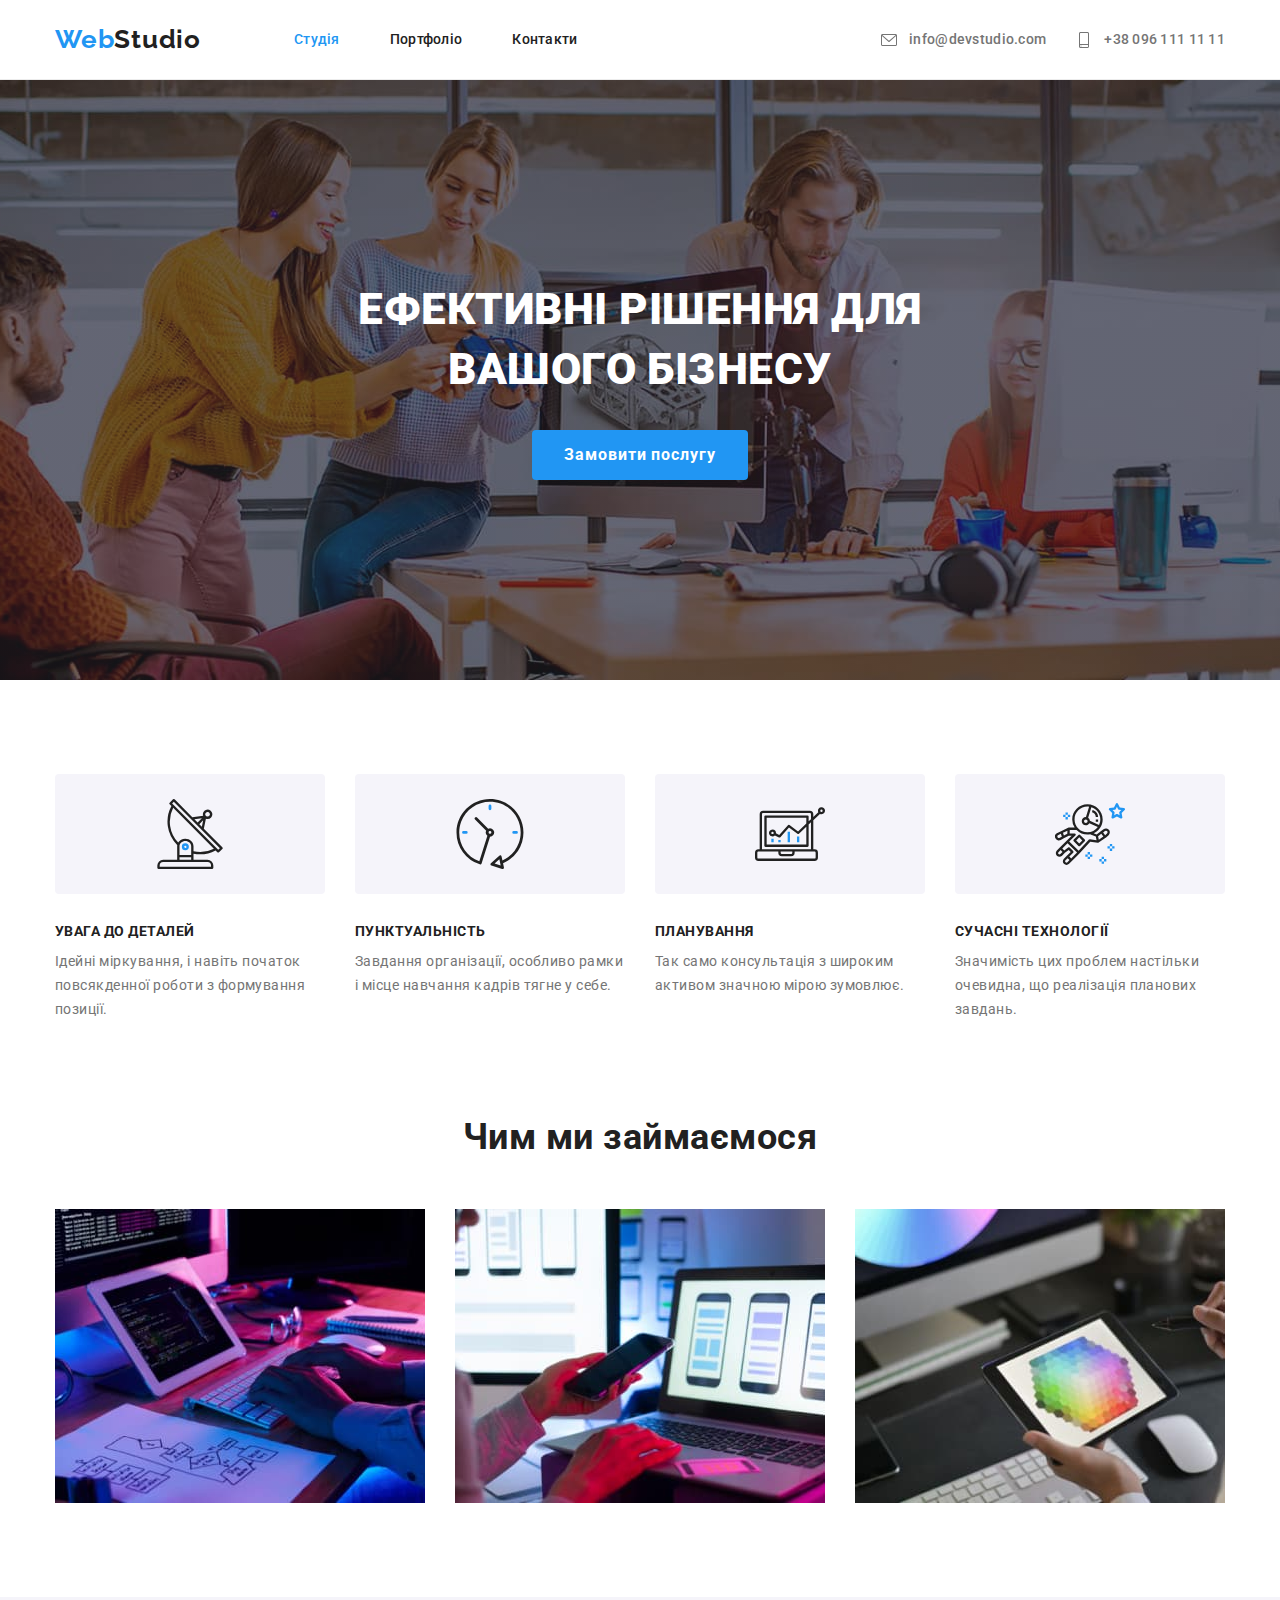
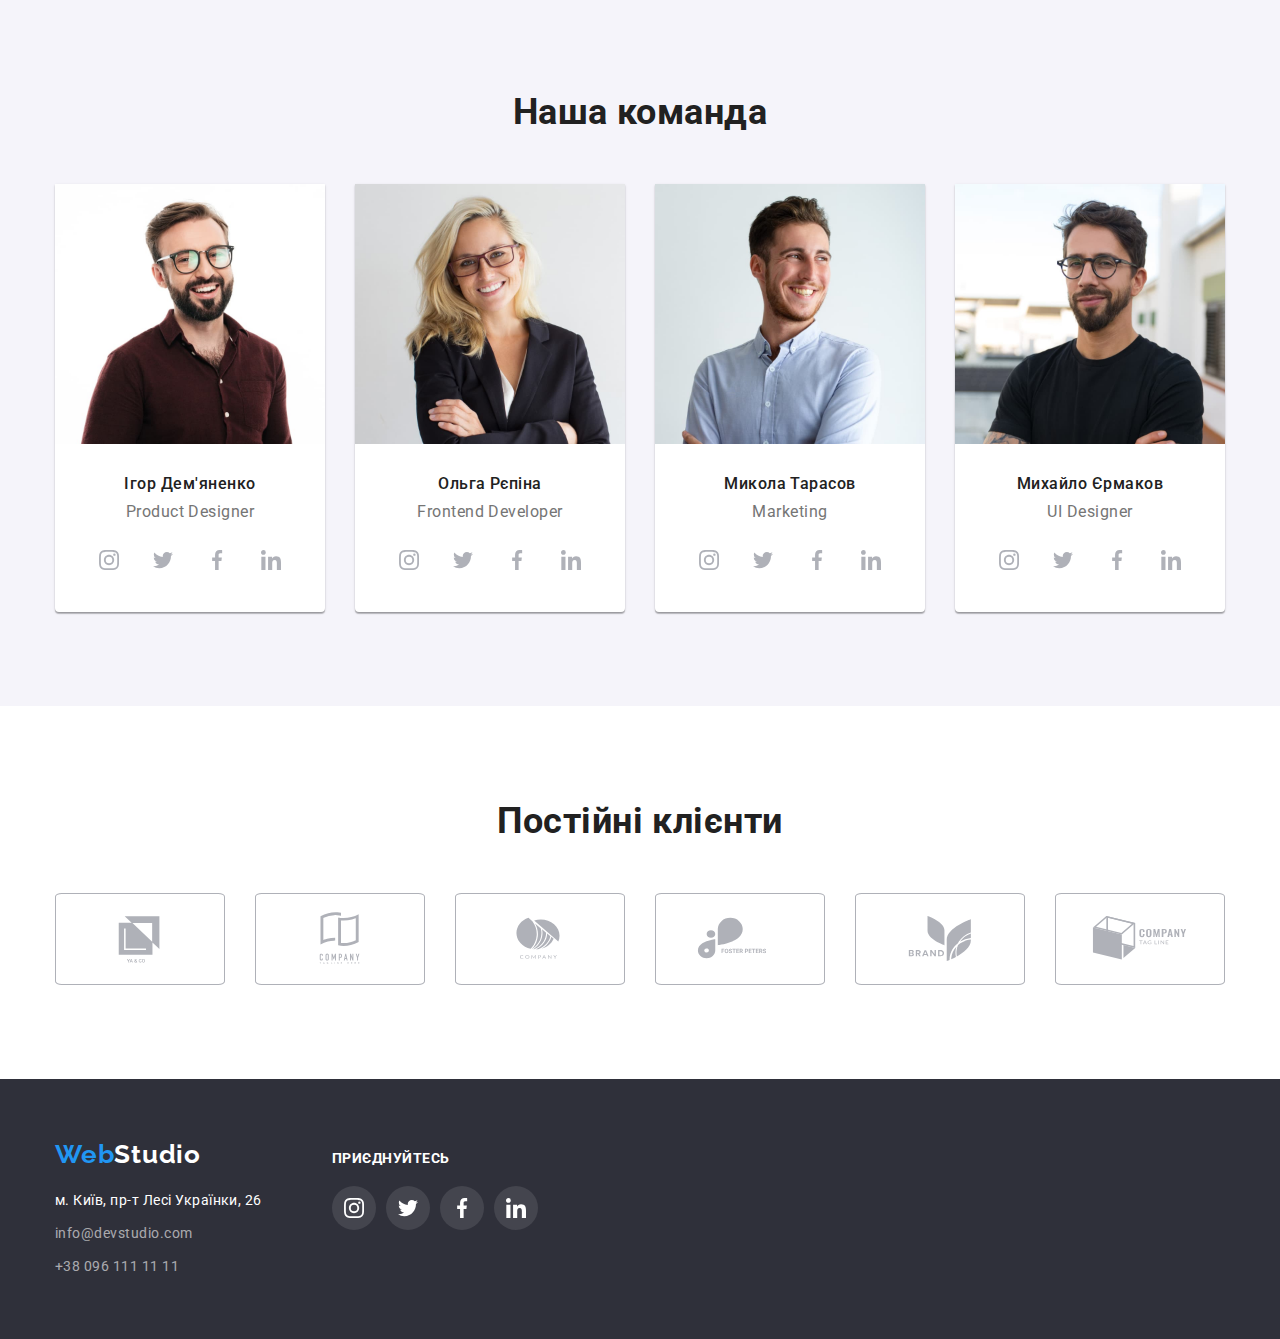
<file: index.html>
<!DOCTYPE html>
<html lang="uk">
  <head>
    <meta charset="UTF-8" />
    <meta http-equiv="X-UA-Compatible" content="IE=edge" />
    <meta name="viewport" content="width=device-width, initial-scale=1.0" />
    <title>Студія</title>
    <link rel="preconnect" href="https://fonts.googleapis.com" />
    <link rel="preconnect" href="https://fonts.gstatic.com" crossorigin />
    <link
      href="https://fonts.googleapis.com/css2?family=Raleway:wght@700&family=Roboto:wght@400;500;700;900&display=swap"
      rel="stylesheet"
    />
    <link
      rel="stylesheet"
      href="https://cdnjs.cloudflare.com/ajax/libs/modern-normalize/1.1.0/modern-normalize.min.css"
    />
    <link rel="stylesheet" href="./css/styles.css" />
  </head>
  <body>
    <!-- Header -->
    <header>
      <div class="container container-header">
        <nav class="header-navigation">
          <a href="./index.html" class="logo">Web<span class="logo-dark">Studio</span></a>
          <ul class="site-nav">
            <li class="item">
              <a href="./index.html" class="link current">Студія</a>
            </li>
            <li class="item">
              <a href="./portfolio.html" class="link">Портфоліо</a>
            </li>
            <li class="item">
              <a href="" class="link">Контакти</a>
            </li>
          </ul>
        </nav>

        <ul class="head-contacts">
          <li class="item">
            <a href="mailto:info@devstudio.com" class="mail">
              <svg class="mail-icon-header">
                <use href="./images/icons.svg#icon-mail"></use>
              </svg>
              info@devstudio.com
            </a>
          </li>
          <li class="item">
            <a href="tel.+380961111111" class="phone">
              <svg class="phone-icon-header">
                <use href="./images/icons.svg#icon-smartphone"></use>
              </svg>
              +38 096 111 11 11
            </a>
          </li>
        </ul>
      </div>
    </header>

    <!-- Main -->
    <main>
      <section class="hero">
        <div class="container">
          <h1 class="hero-title">Ефективні рішення для вашого бізнесу</h1>
          <button class="button order" type="button">Замовити послугу</button>
        </div>
      </section>

      <section class="section advantages">
        <div class="container">
          <h2 class="section-title advantages-title">Наші переваги</h2>
          <ul class="advantages-list">
            <li class="item">
              <div class="icon-box">
                <svg class="advantage-icon" width="70" height="70">
                  <use href="./images/icons.svg#icon-antenna"></use>
                </svg>
              </div>
              <h3 class="advantage-name">УВАГА ДО ДЕТАЛЕЙ</h3>
              <p class="text">Ідейні міркування, i навіть початок повсякденної роботи з формування позиції.</p>
            </li>
            <li class="item">
              <div class="icon-box">
                <svg class="advantage-icon" width="70" height="70">
                  <use href="./images/icons.svg#icon-clock"></use>
                </svg>
              </div>
              <h3 class="advantage-name">ПУНКТУАЛЬНІСТЬ</h3>
              <p class="text">Завдання організації, особливо рамки i місце навчання кадрів тягне у себе.</p>
            </li>
            <li class="item">
              <div class="icon-box">
                <svg class="advantage-icon" width="70" height="70">
                  <use href="./images/icons.svg#icon-diagram"></use>
                </svg>
              </div>
              <h3 class="advantage-name">ПЛАНУВАННЯ</h3>
              <p class="text">Так само консультація з широким активом значною мірою зумовлює.</p>
            </li>
            <li class="item">
              <div class="icon-box">
                <svg class="advantage-icon" width="70" height="70">
                  <use href="./images/icons.svg#icon-astronaut"></use>
                </svg>
              </div>
              <h3 class="advantage-name">СУЧАСНІ ТЕХНОЛОГІЇ</h3>
              <p class="text">Значимість цих проблем настільки очевидна, що реалізація планових завдань.</p>
            </li>
          </ul>
        </div>
      </section>
      <section class="section work-section">
        <div class="container container-work">
          <h2 class="section-title work-title">Чим ми займаємося</h2>
          <ul class="work">
            <li>
              <img src="images/image1sq.jpg" alt="Створення програмного забезпечення" width="370" />
            </li>
            <li>
              <img src="images/image2sq.jpg" alt="Створення дизайну" width="370" />
            </li>
            <li>
              <img src="images/image3sq.jpg" alt="Робота над інтерфейсом користувача" width="370" />
            </li>
          </ul>
        </div>
      </section>

      <section class="section team-section">
        <div class="container container-team">
          <h2 class="section-title">Наша команда</h2>
          <ul class="team">
            <li class="person-list">
              <img src="images/team-member1sq.jpg" alt="Чоловік з бородою в окулярах та бордовій сорочці" width="270" />
              <div class="person-card">
                <h3 class="person-name">Ігор Дем'яненко</h3>
                <p lang="en" class="team-position">Product Designer</p>
                <ul class="social-links">
                  <li class="social-link-list">
                    <a href="" class="social-link">
                      <svg class="social-icon" width="20" height="20" ;>
                        <use href="./images/icons.svg#icon-instagram"></use>
                      </svg>
                    </a>
                  </li>
                  <li class="social-link-list">
                    <a href="" class="social-link">
                      <svg class="social-icon" width="20" height="20">
                        <use href="./images/icons.svg#icon-twitter"></use>
                      </svg>
                    </a>
                  </li>
                  <li class="social-link-list">
                    <a href="" class="social-link">
                      <svg class="social-icon" width="20" height="20">
                        <use href="./images/icons.svg#icon-facebook"></use>
                      </svg>
                    </a>
                  </li>
                  <li class="social-link-list">
                    <a href="" class="social-link">
                      <svg class="social-icon" width="20" height="20">
                        <use href="./images/icons.svg#icon-linkedin"></use>
                      </svg>
                    </a>
                  </li>
                </ul>
              </div>
            </li>
            <li class="person-list">
              <img src="images/team-member2sq.jpg" alt="Білява жінка в окулярах та чорному піджаку" width="270" />
              <div class="person-card">
                <h3 class="person-name">Ольга Рєпіна</h3>
                <p lang="en" class="team-position">Frontend Developer</p>
                <ul class="social-links">
                  <li class="social-link-list">
                    <a href="" class="social-link">
                      <svg class="social-icon" width="20" height="20">
                        <use href="./images/icons.svg#icon-instagram"></use>
                      </svg>
                    </a>
                  </li>
                  <li class="social-link-list">
                    <a href="" class="social-link">
                      <svg class="social-icon" width="20" height="20">
                        <use href="./images/icons.svg#icon-twitter"></use>
                      </svg>
                    </a>
                  </li>
                  <li class="social-link-list">
                    <a href="" class="social-link">
                      <svg class="social-icon" width="20" height="20">
                        <use href="./images/icons.svg#icon-facebook"></use>
                      </svg>
                    </a>
                  </li>
                  <li class="social-link-list">
                    <a href="" class="social-link">
                      <svg class="social-icon" width="20" height="20">
                        <use href="./images/icons.svg#icon-linkedin"></use>
                      </svg>
                    </a>
                  </li>
                </ul>
              </div>
            </li>
            <li class="person-list">
              <img src="images/team-member3sq.jpg" alt="Чоловік в світло-блакитній сорочці" width="270" />
              <div class="person-card">
                <h3 class="person-name">Микола Тарасов</h3>
                <p lang="en" class="team-position">Marketing</p>
                <ul class="social-links">
                  <li class="social-link-list">
                    <a href="" class="social-link">
                      <svg class="social-icon" width="20" height="20">
                        <use href="./images/icons.svg#icon-instagram"></use>
                      </svg>
                    </a>
                  </li>
                  <li class="social-link-list">
                    <a href="" class="social-link">
                      <svg class="social-icon" width="20" height="20">
                        <use href="./images/icons.svg#icon-twitter"></use>
                      </svg>
                    </a>
                  </li>
                  <li class="social-link-list">
                    <a href="" class="social-link">
                      <svg class="social-icon" width="20" height="20">
                        <use href="./images/icons.svg#icon-facebook"></use>
                      </svg>
                    </a>
                  </li>
                  <li class="social-link-list">
                    <a href="" class="social-link">
                      <svg class="social-icon" width="20" height="20">
                        <use href="./images/icons.svg#icon-linkedin"></use>
                      </svg>
                    </a>
                  </li>
                </ul>
              </div>
            </li>
            <li class="person-list">
              <img src="images/team-member4sq.jpg" alt="Чоловік в чорніій футболці та окулярах" width="270" />
              <div class="person-card">
                <h3 class="person-name">Михайло Єрмаков</h3>
                <p lang="en" class="team-position">UI Designer</p>
                <ul class="social-links">
                  <li class="social-link-list">
                    <a href="" class="social-link">
                      <svg class="social-icon" width="20" height="20">
                        <use href="./images/icons.svg#icon-instagram"></use>
                      </svg>
                    </a>
                  </li>
                  <li class="social-link-list">
                    <a href="" class="social-link">
                      <svg class="social-icon" width="20" height="20">
                        <use href="./images/icons.svg#icon-twitter"></use>
                      </svg>
                    </a>
                  </li>
                  <li class="social-link-list">
                    <a href="" class="social-link">
                      <svg class="social-icon" width="20" height="20">
                        <use href="./images/icons.svg#icon-facebook"></use>
                      </svg>
                    </a>
                  </li>
                  <li class="social-link-list">
                    <a href="" class="social-link">
                      <svg class="social-icon" width="20" height="20">
                        <use href="./images/icons.svg#icon-linkedin"></use>
                      </svg>
                    </a>
                  </li>
                </ul>
              </div>
            </li>
          </ul>
        </div>
      </section>
      <section class="section section-clients">
        <div class="container clients">
          <h2 class="section-title">Постійні клієнти</h2>
          <ul class="client-list">
            <li class="client-box">
              <a href="" class="client-link">
                <svg class="client-icon" width="106" height="60">
                  <use href="./images/icons.svg#icon-Logo1"></use>
                </svg>
              </a>
            </li>
            <li class="client-box">
              <a href="" class="client-link">
                <svg class="client-icon" width="106" height="60">
                  <use href="./images/icons.svg#icon-Logo2"></use>
                </svg>
              </a>
            </li>
            <li class="client-box">
              <a href="" class="client-link">
                <svg class="client-icon" width="106" height="60">
                  <use href="./images/icons.svg#icon-Logo3"></use>
                </svg>
              </a>
            </li>
            <li class="client-box">
              <a href="" class="client-link">
                <svg class="client-icon" width="106" height="60">
                  <use href="./images/icons.svg#icon-Logo4"></use>
                </svg>
              </a>
            </li>
            <li class="client-box">
              <a href="" class="client-link">
                <svg class="client-icon" width="106" height="60">
                  <use href="./images/icons.svg#icon-Logo5"></use>
                </svg>
              </a>
            </li>
            <li class="client-box">
              <a href="" class="client-link">
                <svg class="client-icon" width="106" height="60">
                  <use href="./images/icons.svg#icon-Logo6"></use>
                </svg>
              </a>
            </li>
          </ul>
        </div>
      </section>
    </main>
    <!-- Footer -->
    <footer>
      <section class="footer">
        <div class="container container-footer">
          <div class="main-info-footer">
            <a href="./index.html" class="logo logo-footer">Web<span class="logo-light">Studio</span></a>
            <address>
              <ul class="footer-contacts">
                <li>
                  <a
                    href="https://www.google.com/maps/place/GlobalLogic/data=!4m7!3m6!1s0x473add3457831ed7:0x76c75eca488087b6!8m2!3d49.8379832!4d24.0086337!16s%2Fg%2F11h6slklg1!19sChIJ1x6DVzTdOkcRtoeASMpex3Y?authuser=0&hl=uk&rclk=1"
                    target="_blank"
                    rel="noreferrer noopener nofollow"
                    class="location"
                    >м. Київ, пр-т Лесі Українки, 26
                  </a>
                </li>
                <li>
                  <a href="mailto:info@devstudio.com" class="mail">info@devstudio.com</a>
                </li>
                <li>
                  <a href="tel.+380961111111" class="phone">+38 096 111 11 11</a>
                </li>
              </ul>
            </address>
          </div>
          <div class="social-info-footer">
            <p class="follow-header">приєднуйтесь</p>
            <ul class="ul-list">
              <li class="social-link-footer">
                <a href="" class="only-link">
                  <svg class="social-icon-footer" width="" height="">
                    <use href="./images/icons.svg#icon-instagram" width="20" height="20"></use>
                  </svg>
                </a>
              </li>
              <li class="social-link-footer">
                <a href="" class="only-link">
                  <svg class="social-icon-footer">
                    <use href="./images/icons.svg#icon-twitter" width="20" height="20"></use>
                  </svg>
                </a>
              </li>
              <li class="social-link-footer">
                <a href="" class="only-link">
                  <svg class="social-icon-footer">
                    <use href="./images/icons.svg#icon-facebook" width="20" height="20"></use>
                  </svg>
                </a>
              </li>
              <li class="social-link-footer">
                <a href="" class="only-link">
                  <svg class="social-icon-footer">
                    <use href="./images/icons.svg#icon-linkedin" width="20" height="20"></use>
                  </svg>
                </a>
              </li>
            </ul>
          </div>
        </div>
      </section>
    </footer>
  </body>
</html>
</file>
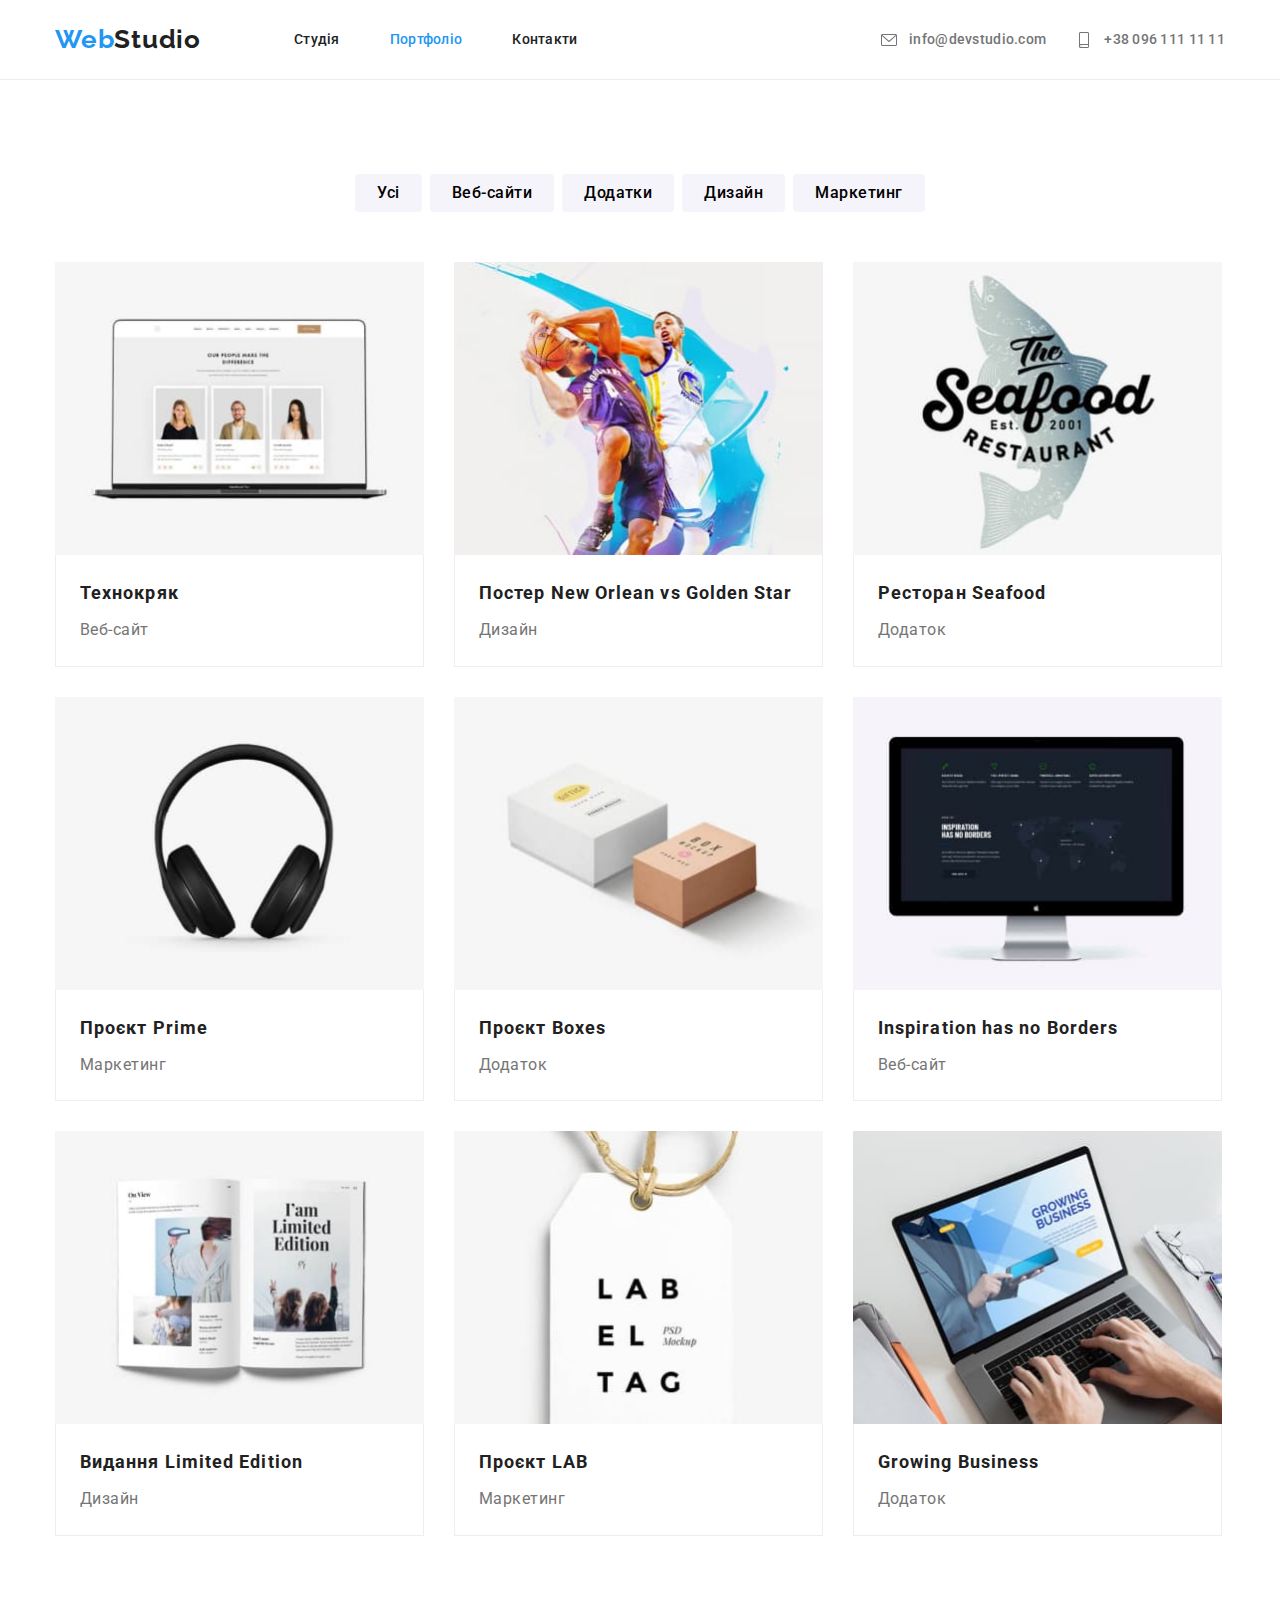
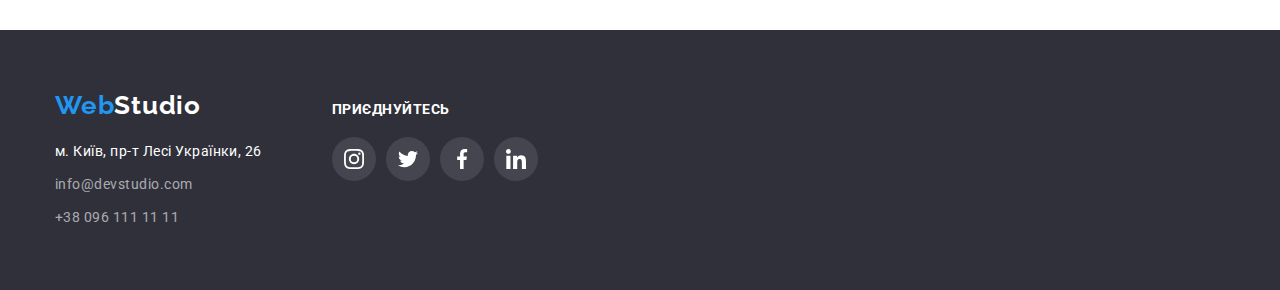
<file: portfolio.html>
<!DOCTYPE html>
<html lang="uk">
  <head>
    <meta charset="UTF-8" />
    <meta http-equiv="X-UA-Compatible" content="IE=edge" />
    <meta name="viewport" content="width=device-width, initial-scale=1.0" />
    <title>Портфоліо</title>
    <link rel="preconnect" href="https://fonts.googleapis.com" />
    <link rel="preconnect" href="https://fonts.gstatic.com" crossorigin />
    <link
      href="https://fonts.googleapis.com/css2?family=Raleway:wght@700&family=Roboto:wght@400;500;700;900&display=swap"
      rel="stylesheet"
    />
    <link
      rel="stylesheet"
      href="https://cdnjs.cloudflare.com/ajax/libs/modern-normalize/1.1.0/modern-normalize.min.css"
    />
    <link rel="stylesheet" href="./css/styles.css" />
  </head>

  <body>
    <header>
      <div class="container container-header">
        <nav class="header-navigation">
          <a href="./index.html" class="logo">Web<span class="logo-dark">Studio</span></a>
          <ul class="site-nav">
            <li class="item">
              <a href="./index.html" class="link">Студія</a>
            </li>
            <li class="item">
              <a href="./portfolio.html" class="link current">Портфоліо</a>
            </li>
            <li class="item">
              <a href="" class="link">Контакти</a>
            </li>
          </ul>
        </nav>

        <ul class="head-contacts">
          <li class="item">
            <a href="mailto:info@devstudio.com" class="mail">
              <svg class="mail-icon-header">
                <use href="./images/icons.svg#icon-mail"></use>
              </svg>
              info@devstudio.com
            </a>
          </li>
          <li class="item">
            <a href="tel.+380961111111" class="phone">
              <svg class="phone-icon-header">
                <use href="./images/icons.svg#icon-smartphone"></use>
              </svg>
              +38 096 111 11 11
            </a>
          </li>
        </ul>
      </div>
    </header>

    <main>
      <section class="section portfolio">
        <div class="container">
          <h1 class="portfolio-hidden-title">Наші роботи на сторінці портфоліо</h1>

          <ul class="buttons-list">
            <li><button type="button" class="button">Усі</button></li>
            <li><button type="button" class="button">Веб-сайти</button></li>
            <li><button type="button" class="button">Додатки</button></li>
            <li><button type="button" class="button">Дизайн</button></li>
            <li><button type="button" class="button">Маркетинг</button></li>
          </ul>

          <ul class="project-set">
            <li class="project">
              <a class="section-link" href="">
                <img src="./images/portfolio/technokriak.jpg" alt="Зображення проєкту" width="369" />
                <div class="project-text-block">
                  <h2 class="project-title">Технокряк</h2>
                  <p class="project-text">Веб-сайт</p>
                </div>
              </a>
            </li>

            <li class="project">
              <a class="section-link" href="">
                <img
                  src="./images/portfolio/neworlean.jpg"
                  alt="Постер з двома чоловіками, що грають в баскетбол"
                  width="369"
                />
                <div class="project-text-block">
                  <h2 class="project-title">Постер New Orlean vs Golden Star</h2>
                  <p class="project-text">Дизайн</p>
                </div>
              </a>
            </li>

            <li class="project">
              <a class="section-link" href="">
                <img src="./images/portfolio/seafood.jpg" alt="Логотип ресторану морепродуктів" width="369" />
                <div class="project-text-block">
                  <h2 class="project-title">Ресторан Seafood</h2>
                  <p class="project-text">Додаток</p>
                </div>
              </a>
            </li>

            <li class="project">
              <a class="section-link" href="">
                <img src="./images/portfolio/prime.jpg" alt="Чорні навушники на білому фоні" width="369" />
                <div class="project-text-block">
                  <h2 class="project-title">Проєкт Prime</h2>
                  <p class="project-text">Маркетинг</p>
                </div>
              </a>
            </li>

            <li class="project">
              <a class="section-link" href="">
                <img src="./images/portfolio/box.jpg" alt="Дві коробки на білому фоні" width="369" />
                <div class="project-text-block">
                  <h2 class="project-title">Проєкт Boxes</h2>
                  <p class="project-text">Додаток</p>
                </div>
              </a>
            </li>

            <li class="project">
              <a class="section-link" href="">
                <img src="./images/portfolio/monitor.jpg" alt="Монітор із описом проєкту" width="369" />
                <div class="project-text-block">
                  <h2 class="project-title">Inspiration has no Borders</h2>
                  <p class="project-text">Веб-сайт</p>
                </div>
              </a>
            </li>

            <li class="project">
              <a class="section-link" href="">
                <img src="./images/portfolio/magazine.jpg" alt="Розгортка журналу" width="369" />
                <div class="project-text-block">
                  <h2 class="project-title">Видання Limited Edition</h2>
                  <p class="project-text">Дизайн</p>
                </div>
              </a>
            </li>

            <li class="project">
              <a class="section-link" href="">
                <img src="./images/portfolio/lab.jpg" alt="Макет проєкту" width="369" />
                <div class="project-text-block">
                  <h2 class="project-title">Проєкт LAB</h2>
                  <p class="project-text">Маркетинг</p>
                </div>
              </a>
            </li>

            <li class="project">
              <a class="section-link" href="">
                <img
                  src="./images/portfolio/business.jpg"
                  alt="Ноутбук із заставкою прєкту та руками на клавіатурі"
                  width="369"
                />
                <div class="project-text-block">
                  <h2 class="project-title">Growing Business</h2>
                  <p class="project-text">Додаток</p>
                </div>
              </a>
            </li>
          </ul>
        </div>
      </section>
    </main>
    <!-- Footer -->
    <footer>
      <section class="footer">
        <div class="container container-footer">
          <div class="main-info-footer">
            <a href="./index.html" class="logo logo-footer">Web<span class="logo-light">Studio</span></a>
            <address>
              <ul class="footer-contacts">
                <li>
                  <a
                    href="https://www.google.com/maps/place/GlobalLogic/data=!4m7!3m6!1s0x473add3457831ed7:0x76c75eca488087b6!8m2!3d49.8379832!4d24.0086337!16s%2Fg%2F11h6slklg1!19sChIJ1x6DVzTdOkcRtoeASMpex3Y?authuser=0&hl=uk&rclk=1"
                    target="_blank"
                    rel="noreferrer noopener nofollow"
                    class="location"
                    >м. Київ, пр-т Лесі Українки, 26
                  </a>
                </li>
                <li>
                  <a href="mailto:info@devstudio.com" class="mail">info@devstudio.com</a>
                </li>
                <li>
                  <a href="tel.+380961111111" class="phone">+38 096 111 11 11</a>
                </li>
              </ul>
            </address>
          </div>
          <div class="social-info-footer">
            <p class="follow-header">приєднуйтесь</p>
            <ul class="ul-list">
              <li class="social-link-footer">
                <a href="" class="only-link">
                  <svg class="social-icon-footer" width="" height="">
                    <use href="./images/icons.svg#icon-instagram" width="20" height="20"></use>
                  </svg>
                </a>
              </li>
              <li class="social-link-footer">
                <a href="" class="only-link">
                  <svg class="social-icon-footer">
                    <use href="./images/icons.svg#icon-twitter" width="20" height="20"></use>
                  </svg>
                </a>
              </li>
              <li class="social-link-footer">
                <a href="" class="only-link">
                  <svg class="social-icon-footer">
                    <use href="./images/icons.svg#icon-facebook" width="20" height="20"></use>
                  </svg>
                </a>
              </li>
              <li class="social-link-footer">
                <a href="" class="only-link">
                  <svg class="social-icon-footer">
                    <use href="./images/icons.svg#icon-linkedin" width="20" height="20"></use>
                  </svg>
                </a>
              </li>
            </ul>
          </div>
        </div>
      </section>
    </footer>
  </body>
</html>
</file>
<file: css/styles.css>
:root {
  --basic-white: #ffffff;
  --primary-text-color: #757575;
  --title-text-color: #212121;
  --accent-color: #2196f3;
  --background-white: #f5f5f5;
  --background-grey-buttons: #f5f4fa;
  --background-grey: #2f303a;
  --header-border-grey: #ECECEC;
  --portfolio-cards-border: #EEEEEE;
  /* --icon-white: rgba(255, 255, 255, 1); */
  --icon-grey: #AFB1B8; 
  --footer-contacts-soft-grey: rgba(255, 255, 255, 0.6);
  --hero-gradient: linear-gradient(to right,
      rgba(47, 48, 58, 0.4),
      rgba(47, 48, 58, 0.4));
  --social-link-footer: rgba(255, 255, 255, 0.1);

}

/* --------------------------------Загальне оформлення для сторінки--------------------------------- */
body {
  background-color: var(--basic-white);
  color: var(--primary-text-color);

  font-family: Roboto, sans-serif;
  letter-spacing: 0.03em;
  font-size: 16px;
}

/* -------------------------------------СПІЛЬНІ КОНТЕЙНЕРИ----------------------------------------------- */
.container {
  margin-left: auto;
  margin-right: auto;
  padding-left: 15px;
  padding-right: 15px;
  width: 1200px;
}

/* -----------------------------------Спільне скидання стилів ---------------------------------------- */
h1,
h2,
h3,
h4,
h5,
h6,
p,
ul {
  margin-top: 0;
  margin-bottom: 0;
}

ul {
  list-style: none;
}

/* -------------------------------------------Header----------------------------------------------------- */

header {
  border-bottom: 1px solid var(--header-border-grey);
}

.container-header {
  display: flex;
  align-items: center;

}

.header-navigation {
  display: flex;
  align-items: center;
}

.site-nav {
  display: flex;
  align-items: center;
  padding: 0;
  margin-left: 93px;
}

.site-nav .item:not(:last-child) {
  margin-right: 50px;
  margin-bottom: 0px;
}

.site-nav .link {
  display: block;
  padding-top: 32px;
  padding-bottom: 32px;


  color: var(--title-text-color);
  text-decoration: none;
  font-weight: 500;
  font-size: 14px;
  line-height: 1.1;
  letter-spacing: 0.02em;
}

.site-nav .link:hover,
.site-nav .link:focus {
  color: var(--accent-color);
}

.site-nav .link.current {
  color: var(--accent-color);
}


/* .mail-icon-header,
.phone-icon-header {

} */
/* -------------------------------------------Logo general------------------------------------------------ */
.logo {
  font-family: Raleway;
  font-weight: 700;
  font-size: 26px;
  line-height: 1.17;
  letter-spacing: 0.03em;

  color: var(--accent-color);
  text-decoration-line: none;

}

.logo-dark {
  color: var(--title-text-color);
}

.logo-light {
  color: var(--basic-white);
}


/* -----------------------------------------Header contacts-------------------------------------------- */

.head-contacts {
  display: block;
  display: flex;
  padding: 0;
  margin-left: auto;
  font-size: 14px;
}

.head-contacts .phone,
.head-contacts .mail {
  font-weight: 500;
  line-height: 1.14;
  letter-spacing: 0.02em;
  color: var(--primary-text-color);
}

.head-contacts .item+.item {
  margin-left: 30px;
}

.phone,
.mail,
.location {
  text-decoration: none;
  font-size: 14px;
  line-height: 1.7;
}

.location {
  color: var(--basic-white);
}

.phone,
.mail {
  color: var(--footer-contacts-soft-grey);
  display: flex;
  column-gap: 12px;

  /* transition-property: transform;
  transition-duration: 250ms;
  transition-timing-function: cubic-bezier(0.4, 0, 0.2, 1); */
  /* transition: bacground-color 250ms cubic-bezier(0.4, 0, 0.2, 1); */
}

.phone:hover,
.phone:focus,
.mail:focus,
.mail:hover {
  color: var(--accent-color);
}

.mail:hover .mail-icon-header,
.mail:focus .mail-icon-header,
.phone:hover .phone-icon-header,
.phone:focus .phone-icon-header {
  fill: var(--accent-color);
}


.mail-icon-header,
.phone-icon-header {
  Width: 16px;
  Height: 16px;
  fill: var(--primary-text-color);
}

/* ----------------------------------------- hero---------------------------------------------------- */

.hero {
  padding-top: 200px;
  padding-bottom: 200px;
  text-align: center;

  background-color: var(--background-grey);
  background-image: var(--hero-gradient),
    url(../images/hero-bg.jpg);
  background-repeat: no-repeat;
  background-position: center;
  background-size: cover;
  max-width: 1600px;
  margin: auto;

}

.hero-title {
  width: 696px;
  margin-left: auto;
  margin-right: auto;
  margin-bottom: 30px;

  color: var(--basic-white);
  font-weight: 900;
  font-size: 44px;
  line-height: 1.36;
  text-transform: uppercase;
}

/* -----------------------------------------Hero button-------------------------------------------- */
.order {
  display: block;
  margin: auto;
  border-radius: 4px;
  padding: 10px 32px;

  background-color: var(--accent-color);
  color: var(--basic-white);
  border: none;

  font-weight: 700;
  line-height: 1.9;
  letter-spacing: 0.06em;
}

/* -----------------------------------General sections block -------------------------------------*/


.section {
  padding-top: 94px;
  padding-bottom: 94px;
}


.section .text {
  font-size: 14px;
  line-height: 1.7;
}

.section-link {
  color: var(--primary-text-color);
  text-decoration: none;
}

.section-title {
  margin-top: 0px;
  margin-bottom: 50px;

  color: var(--title-text-color);
  font-size: 36px;
  line-height: 1.2;
  text-align: center;
}

/* -----------------------------------------Section Advantages--------------------------------------*/

.advantages-list {
  display: flex;
  gap: 30px;
  padding: 0;
  margin: 0;
  margin: 0px;
}


.advantage-name,
.person-name {
  margin-bottom: 10px;
  color: var(--title-text-color);
}

.advantage-name {
  font-size: 14px;
  line-height: 1.14;
  margin-top: 30px;
}

.advantages-title,
.portfolio-hidden-title {
  position: absolute;
  width: 1px;
  height: 1px;
  margin: -1px;
  border: 0;
  padding: 0;

  white-space: nowrap;
  clip-path: inset(100%);
  clip: rect(0 0 0 0);
  overflow: hidden;
}

.advantages-text {
  margin-top: 0px;
  margin-bottom: 0px;
}

.project-title {
  color: var(--title-text-color);
  font-size: 18px;
  line-height: 2;
  letter-spacing: 0.06em;
}

.project-text {
  line-height: 1.9;
}

.icon-box {
  width: 270px;
  height: 120px;
  border-radius: 4px;
  background-color: #F5F4FA;
  display: flex;
  justify-content: center;
  align-items: center;

}

/* -----------------------------------Section Work (what we do)-------------------------------- */
.work {
  display: flex;
  gap: 30px;
  padding: 0;
  margin: 0;
  margin: 0px
}

.work-section {
  padding-top: 0;
}

img {
  display: block;
}

/* --------------------------------------Section Team------------------------------ */

.team {
  display: flex;
  padding: 0;
  gap: 30px;
  flex-basis: calc((100% - 90)/4)
}

.team-section {
  background-color: var(--background-grey-buttons);
}

.person-list {
  background-color: var(--basic-white);
  box-shadow: 0px 1px 3px rgba(0, 0, 0, 0.12), 0px 1px 1px rgba(0, 0, 0, 0.14), 0px 2px 1px rgba(0, 0, 0, 0.2);
  border-radius: 0px 0px 4px 4px;
}

.person-card {
  text-align: center;
  padding-top: 30px;
}

.person-name {
  margin-bottom: 10px;

  font-weight: 500;
  font-size: 16px;
  line-height: 1.2;
}

.team-position {
  margin-bottom: 16px;
}

.social-links {

  display: flex;
  justify-content: center;
  text-align: center;
  gap: 10px;

  padding: 0;
  padding-left: 32px;
  padding-right: 32px;
  padding-bottom: 30px;
}

.social-link-list {
  width: 44px;
  height: 44px;

}

.social-link {
  display: flex;
  width: 100%;
  height: 100%;
  border-radius: 50%;

  align-items: center;
  justify-content: center;

  transition-property: background-color;
  transition-duration: 250ms;
  transition-timing-function: cubic-bezier(0.4, 0, 0.2, 1);
}

.social-link:hover .social-icon,
.social-link:focus .social-icon {
  fill: var(--basic-white);

}

.social-link:hover,
.social-link:focus {
  background-color: var(--accent-color);


}

.social-icon {

  fill: var(--icon-grey);

  transition-property: fill;
  transition-duration: 250ms;
  transition-timing-function: cubic-bezier(0.4, 0, 0.2, 1);

}


/* --------------------------------------Section clients------------------------------ */

.client-list {
  padding: 0;
  display: flex;
  gap: 30px;
  justify-content: center;
  text-align: center;

}

.client-box {
  width: 170px;
  height: 92px;
  display: flex;
  align-items: center;

}

.client-link {
  width: 100%;
  height: 100%;
  display: flex;
  justify-content: center;
  align-items: center;

  border: 1px solid var(--icon-grey);
  border-radius: 4%;

  transition-property: border;
  transition-duration: 250ms;
  transition-timing-function: cubic-bezier(0.4, 0, 0.2, 1);
}

.client-link:hover .client-icon,
.client-link:focus .client-icon {
  fill: var(--accent-color);
}

.client-link:hover,
.client-link:focus {
  border: 1px solid var(--accent-color);
}


.client-icon {
  display: flex;
  align-items: center;
  fill: var(--icon-grey);

  transition-property: fill;
  transition-duration: 250ms;
  transition-timing-function: cubic-bezier(0.4, 0, 0.2, 1);

}

/* ---------------------------------------P O R T F O L I O ---------------------------------------*/

.buttons-list .button:hover,
.buttons-list .button:focus {
  box-shadow: 0px 3px 1px rgba(0, 0, 0, 0.1), 0px 1px 2px rgba(0, 0, 0, 0.08), 0px 2px 2px rgba(0, 0, 0, 0.12);
}

/* general button (hero+portf) */
.button {
  cursor: pointer;
  font-family: inherit;
  font-size: inherit;
}

/* portf only */
.buttons-list .button {
  display: block;
  margin: auto;
  border-radius: 4px;
  border: none;
  padding: 6px 22px;
  text-align: center;


  background-color: var(--background-grey-buttons);
  line-height: 1.6;
  letter-spacing: inherit;
  font-weight: 500;

  transition-property: color, background-color, box-shadow;
  transition-duration: 250ms;
  transition-timing-function: cubic-bezier(0.4, 0, 0.2, 1);


}

.buttons-list {
  display: flex;
  justify-content: center;
  padding: 0;
  margin-bottom: 50px;
  gap: 8px;

}

.buttons-list .button:hover,
.buttons-list .button:focus {
  background-color: var(--accent-color);
  color: var(--basic-white);
}


.project-set {
  display: flex;
  flex-wrap: wrap;
  padding: 0;
  gap: 30px;
  flex-basis: calc((100% - 60)/3);
}

.project-card {
  width: 370px;
  height: 404px;
  border: 1px solid var(--portfolio-cards-border);
}

.project-title {
  margin-bottom: 4px;
}

.project-text-block {

  border: 1px solid var(--portfolio-cards-border);
  padding: 20px 24px;
  border-top: none;
}

.project:hover,
.project:focus {
  box-shadow: 0px 1px 1px rgba(0, 0, 0, 0.12), 0px 4px 4px rgba(0, 0, 0, 0.06), 1px 4px 6px rgba(0, 0, 0, 0.16);
}

.project {
  transition-property: box-shadow;
  transition-duration: 250ms;
  transition-timing-function: cubic-bezier(0.4, 0, 0.2, 1);

}

/* --------------------------------------Footer--------------------------------------------------- */

.footer {
  background-color: var(--background-grey);
  padding-top: 60px;
  padding-bottom: 60px;
}

.footer-contacts {
  display: flex;
  flex-direction: column;
  gap: 9px;
  padding-left: 0;
  margin-top: 20px;

  font-style: normal;
}




.container-footer {
  display: flex;
  gap: 70px;
  align-items: baseline;
}

.social-info-footer {
  display: flex;
  flex-direction: column;
  justify-content: center;
}

.ul-list {
  display: flex;
  justify-content: center;
  gap: 10px;
}

.follow-header {

  margin-bottom: 20px;
  margin-left: 0px;
  text-transform: uppercase;
  color: var(--basic-white);
  font-size: 14px;
  font-weight: 700;
  line-height: 1.17;
}

.ul-list {
  display: flex;
  justify-content: center;
  align-items: center;
  text-align: center;
  gap: 10px;

  padding: 0;
  padding-left: 0px;
  padding-right: 0px;
  padding-bottom: 0px;
}

.social-link-footer {
  width: 44px;
  height: 44px;


}

/* посилання на соцмережі */
.only-link {
  display: flex;
  width: 100%;
  height: 100%;
  border-radius: 50%;
  background-color: var(--social-link-footer);
  border-radius: 50%;

  align-items: center;
  justify-content: center;
  text-decoration: none;

  transition-property: background-color;
  transition-duration: 250ms;
  transition-timing-function: cubic-bezier(0.4, 0, 0.2, 1);

}

.only-link:hover .social-icon-footer,
.only-link:focus .social-icon-footer {
  fill: var(--basic-white);

}

.only-link:hover,
.only-link:focus {
  background-color: var(--accent-color);

}

.social-icon-footer {
  display: flex;
  justify-content: center;
  align-items: center;
  width: 20px;
  height: 20px;
  fill: var(--basic-white);

  transition-property: fill;
  transition-duration: 250ms;
  transition-timing-function: cubic-bezier(0.4, 0, 0.2, 1);
}
</file>
